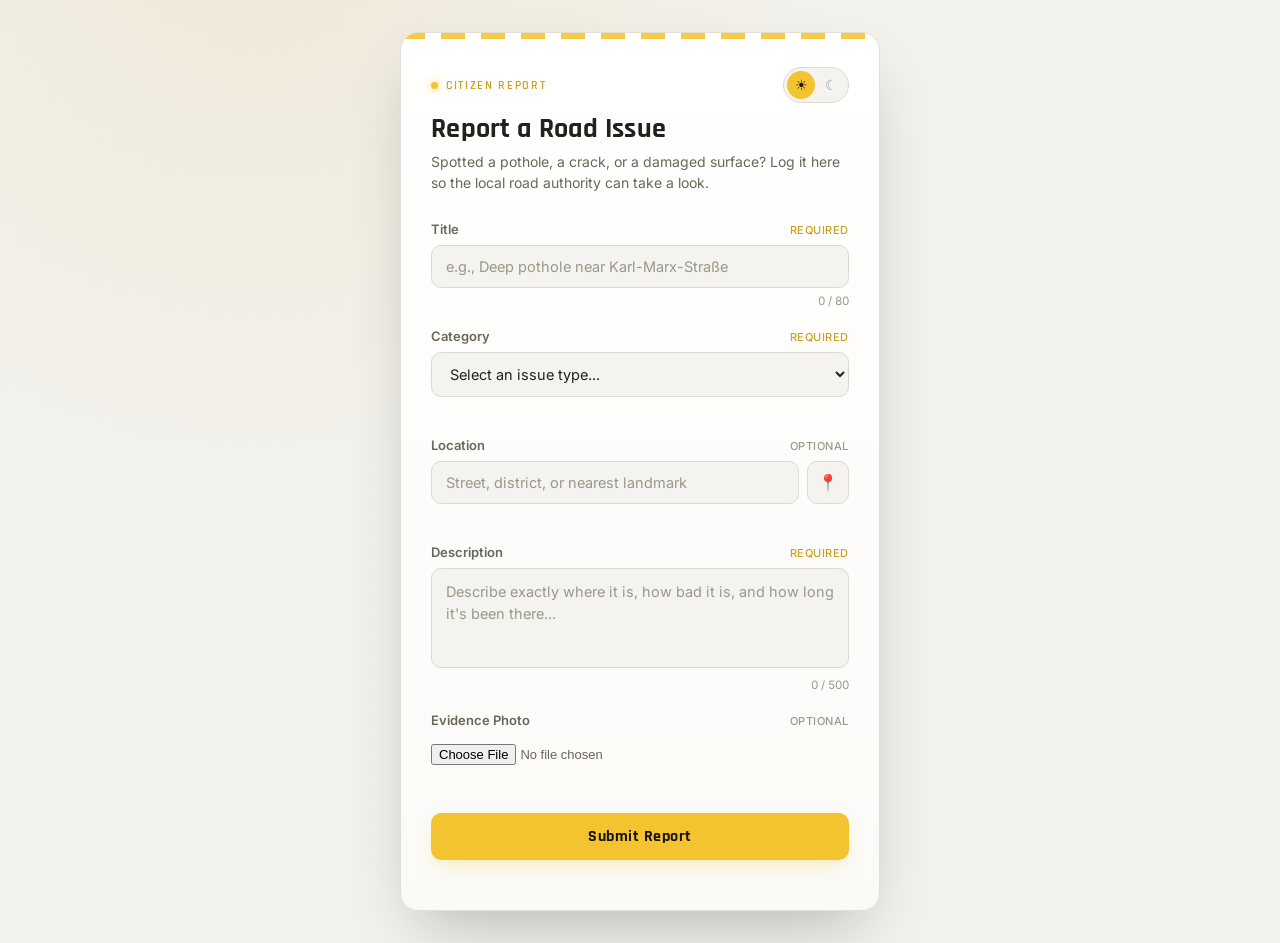
<file: IssueReport_Service/src/main/resources/static/index.html>
<!DOCTYPE html>
<html lang="en">
<head>
<meta charset="UTF-8">
<meta name="viewport" content="width=device-width, initial-scale=1.0">
<title>Report a Road Issue</title>
<link rel="stylesheet" href="style.css">
</head>
<body>

  <div class="card">
    <div class="road-strip"></div>

    <div class="top-row">
      <div class="eyebrow"><span class="dot"></span> Citizen Report</div>
      <div class="theme-toggle" id="themeToggle">
        <button data-theme="light" title="Light mode">☀</button>
        <button data-theme="dark" title="Dark mode">☾</button>
      </div>
    </div>

    <h1>Report a Road Issue</h1>
    <p class="sub">Spotted a pothole, a crack, or a damaged surface? Log it here so the local road authority can take a look.</p>

    <div class="field">
      <label for="title">Title <span class="req">Required</span></label>
      <input type="text" id="title" placeholder="e.g., Deep pothole near Karl-Marx-Straße" maxlength="80">
      <div class="field-foot">
        <div class="hint" id="titleHint"></div>
        <div class="counter" id="titleCounter">0 / 80</div>
      </div>
    </div>

    <div class="field">
      <label for="category">Category <span class="req">Required</span></label>
      <select id="category">
        <option value="" disabled selected>Select an issue type...</option>
        <option value="550e8400-e29b-41d4-a716-446655440000">Pothole</option>
        <option value="550e8400-e29b-41d4-a716-446655440001">Broken Traffic Light</option>
        <option value="550e8400-e29b-41d4-a716-446655440002">Faded Markings</option>
        <option value="550e8400-e29b-41d4-a716-446655440003">Obstruction / Debris</option>
      </select>
      <div class="field-foot">
        <div class="hint" id="categoryHint"></div>
      </div>
    </div>

    <div class="field">
      <label for="location">Location <span class="optional">Optional</span></label>
      <div class="location-row">
        <input type="text" id="location" placeholder="Street, district, or nearest landmark">
        <button type="button" class="locate-btn" id="locateBtn" title="Use my current location">📍</button>
      </div>
      <div class="field-foot">
        <div class="hint" id="locationHint"></div>
      </div>
    </div>

    <div class="field">
      <label for="description">Description <span class="req">Required</span></label>
      <textarea id="description" placeholder="Describe exactly where it is, how bad it is, and how long it's been there..." maxlength="500"></textarea>
      <div class="field-foot">
        <div class="hint" id="descHint"></div>
        <div class="counter" id="descCounter">0 / 500</div>
      </div>
    </div>

    <div class="field">
      <label for="photo">Evidence Photo <span class="optional">Optional</span></label>
      <input type="file" id="photo" accept="image/*">
      <div class="field-foot">
        <div class="hint" id="photoHint"></div>
      </div>
    </div>

    <button id="submitBtn" onclick="submitReport()">
      <span class="btn-label" id="btnLabel">Submit Report</span>
      <span class="loader-road" id="loaderRoad">
        <span class="track"></span>
        <span class="car">🚧</span>
      </span>
    </button>

    <div id="result"></div>
  </div>

<script src="script.js"></script>
</body>
</html>
</file>
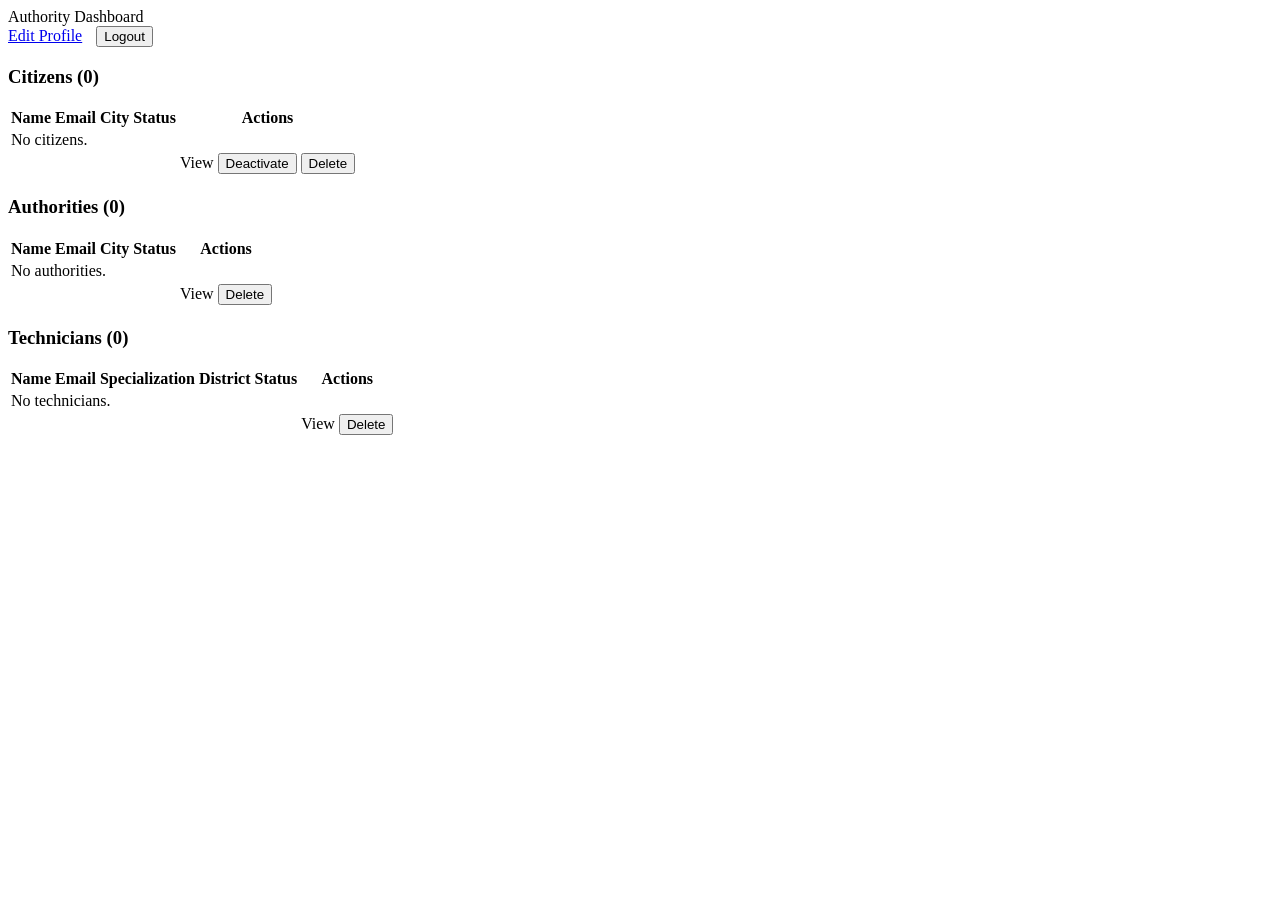
<file: User_Service/src/main/resources/templates/authority/dashboard.html>
<!DOCTYPE html>
<html xmlns:th="http://www.thymeleaf.org">
<head>
    <title>Authority Dashboard</title>
    <link rel="stylesheet" th:href="@{/style.css}"/>
</head>
<body>
<div class="navbar">
    <div>
        <div class="nav-title">Authority Dashboard</div>
    </div>
    <div>
        <span th:text="${me.email}" style="color:#bbb; font-size:12px;"></span>
        <a href="/authority/profile/edit">Edit Profile</a>
        <form method="post" th:action="@{/logout}" style="display:inline; margin-left:10px;">
            <button class="btn btn-danger" type="submit">Logout</button>
        </form>
    </div>
</div>

<div class="content">


    <h3>Citizens (<span th:text="${#lists.size(citizens)}">0</span>)</h3>
    <table>
        <tr><th>Name</th><th>Email</th><th>City</th><th>Status</th><th>Actions</th></tr>
        <tr th:if="${#lists.isEmpty(citizens)}"><td colspan="5">No citizens.</td></tr>
        <tr th:each="u : ${citizens}">
            <td th:text="${u.fullName}"></td>
            <td th:text="${u.email}"></td>
            <td th:text="${u.city != null ? u.city : '-'}"></td>
            <td th:text="${u.active ? 'Active' : 'Inactive'}"></td>
            <td>
                <a th:href="@{/authority/users/{id}(id=${u.userId})}" class="btn btn-primary">View</a>
                <form style="display:inline" method="post"
                      th:action="@{/authority/users/{id}/deactivate(id=${u.userId})}">
                    <button class="btn btn-warning" th:if="${u.active}"
                            onclick="return confirm('Deactivate?')">Deactivate</button>
                </form>
                <form style="display:inline" method="post"
                      th:action="@{/authority/users/{id}/delete(id=${u.userId})}">
                    <button class="btn btn-danger"
                            onclick="return confirm('Delete permanently?')">Delete</button>
                </form>
            </td>
        </tr>
    </table>

    <h3>Authorities (<span th:text="${#lists.size(authorities)}">0</span>)</h3>
    <table>
        <tr><th>Name</th><th>Email</th><th>City</th><th>Status</th><th>Actions</th></tr>
        <tr th:if="${#lists.isEmpty(authorities)}"><td colspan="5">No authorities.</td></tr>
        <tr th:each="u : ${authorities}">
            <td th:text="${u.fullName}"></td>
            <td th:text="${u.email}"></td>
            <td th:text="${u.city != null ? u.city : '-'}"></td>
            <td th:text="${u.active ? 'Active' : 'Inactive'}"></td>
            <td>
                <a th:href="@{/authority/users/{id}(id=${u.userId})}" class="btn btn-primary">View</a>
                <form style="display:inline" method="post"
                      th:action="@{/authority/users/{id}/delete(id=${u.userId})}">
                    <button class="btn btn-danger" onclick="return confirm('Delete?')">Delete</button>
                </form>
            </td>
        </tr>
    </table>

    <h3>Technicians (<span th:text="${#lists.size(technicians)}">0</span>)</h3>
    <table>
        <tr><th>Name</th><th>Email</th><th>Specialization</th><th>District</th><th>Status</th><th>Actions</th></tr>
        <tr th:if="${#lists.isEmpty(technicians)}"><td colspan="6">No technicians.</td></tr>
        <tr th:each="u : ${technicians}">
            <td th:text="${u.fullName}"></td>
            <td th:text="${u.email}"></td>
            <td th:text="${u.specialization != null ? u.specialization : '-'}"></td>
            <td th:text="${u.district != null ? u.district : '-'}"></td>
            <td th:text="${u.active ? 'Active' : 'Inactive'}"></td>
            <td>
                <a th:href="@{/authority/users/{id}(id=${u.userId})}" class="btn btn-primary">View</a>
                <form style="display:inline" method="post"
                      th:action="@{/authority/users/{id}/delete(id=${u.userId})}">
                    <button class="btn btn-danger" onclick="return confirm('Delete?')">Delete</button>
                </form>
            </td>
        </tr>
    </table>
</div>
</body>
</html>
</file>
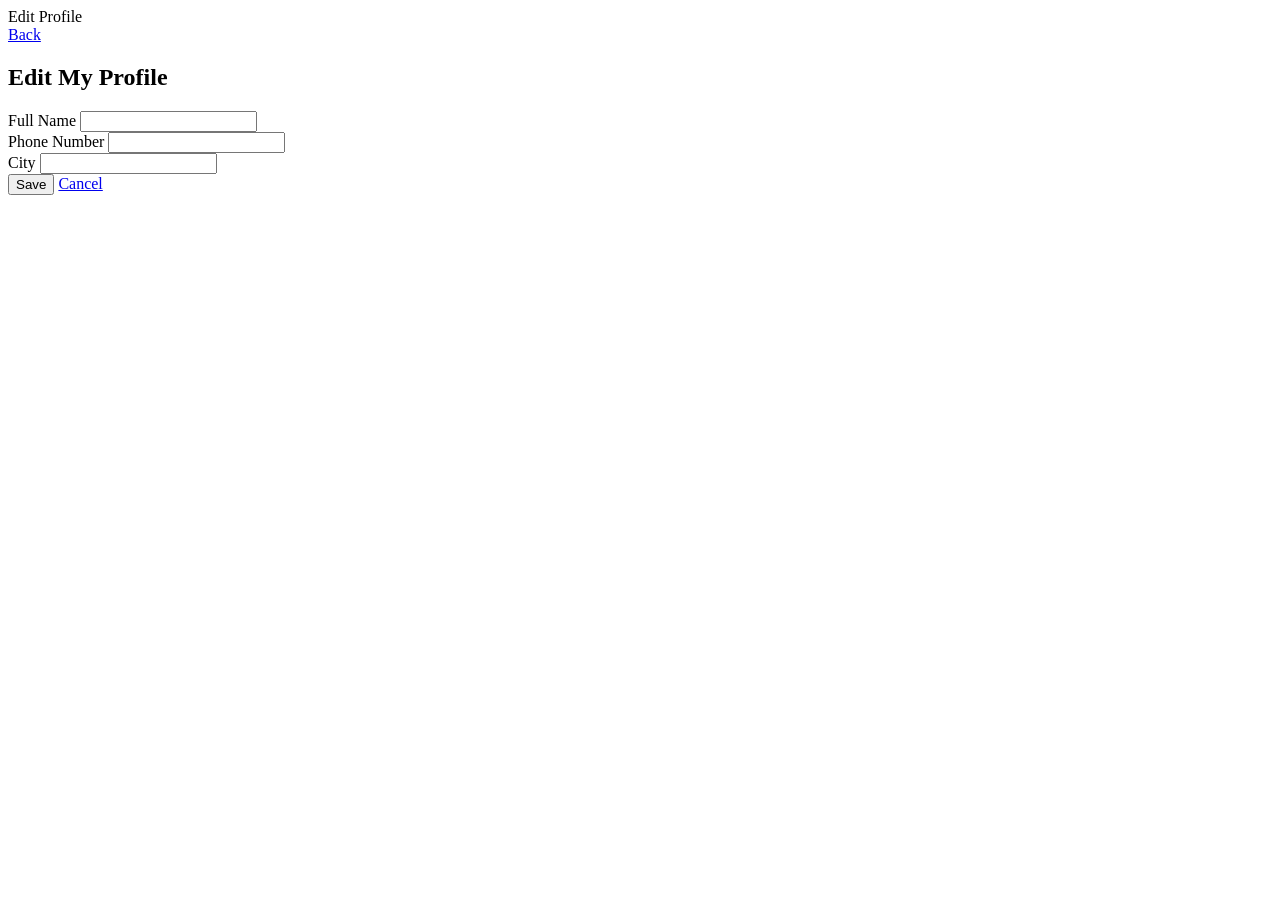
<file: User_Service/src/main/resources/templates/authority/edit-profile.html>
<!DOCTYPE html>
<html xmlns:th="http://www.thymeleaf.org">
<head>
    <title>Edit Profile</title>
    <link rel="stylesheet" th:href="@{/style.css}"/>
</head>
<body>
<div class="navbar">
    <div><div class="nav-title">Edit Profile</div></div>
    <div><a href="/authority/dashboard">Back</a></div>
</div>

<div class="content">
    <h2>Edit My Profile</h2>

    <form method="post" th:action="@{/authority/profile/edit}">
        <div class="form-group">
            <label>Full Name</label>
            <input type="text" name="fullName" th:value="${user.fullName}" required/>
        </div>
        <div class="form-group">
            <label>Phone Number</label>
            <input type="text" name="phoneNumber" th:value="${user.phoneNumber}"/>
        </div>
        <div class="form-group">
            <label>City</label>
            <input type="text" name="city" th:value="${user.city}"/>
        </div>
        <div class="form-actions">
            <button type="submit" class="btn btn-success">Save</button>
            <a href="/authority/dashboard" class="btn btn-default">Cancel</a>
        </div>
    </form>
</div>
</body>
</html>
</file>
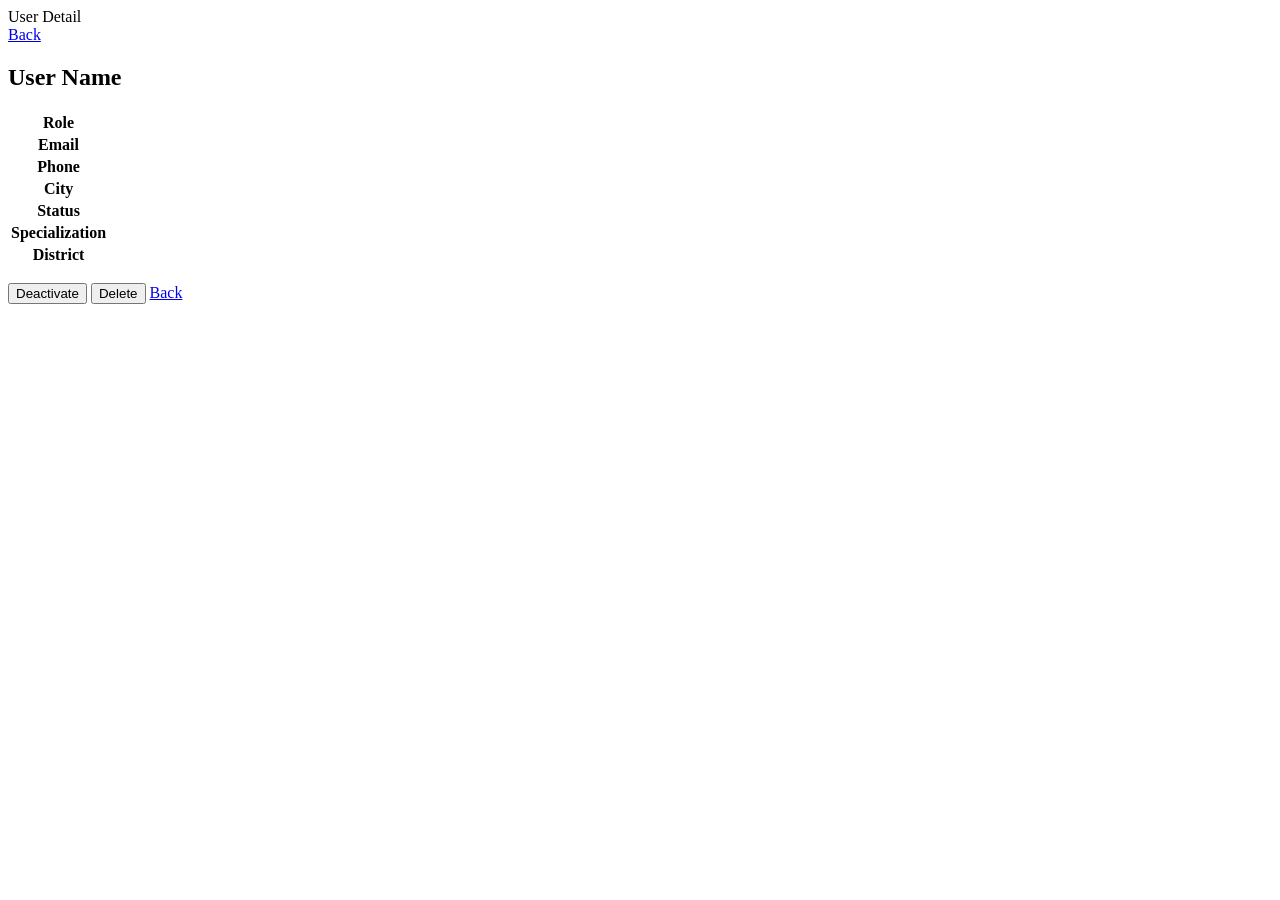
<file: User_Service/src/main/resources/templates/authority/user-detail.html>
<!DOCTYPE html>
<html xmlns:th="http://www.thymeleaf.org">
<head>
    <title>User Detail</title>
    <link rel="stylesheet" th:href="@{/style.css}"/>
</head>
<body>
<div class="navbar">
    <div><div class="nav-title">User Detail</div></div>
    <div><a href="/authority/dashboard">Back</a></div>
</div>

<div class="content">
    <h2 th:text="${user.fullName}">User Name</h2>

    <table class="detail-table" style="width:auto;">
        <tr><th>Role</th><td th:text="${user.role}"></td></tr>
        <tr><th>Email</th><td th:text="${user.email}"></td></tr>
        <tr><th>Phone</th><td th:text="${user.phoneNumber != null ? user.phoneNumber : '-'}"></td></tr>
        <tr><th>City</th><td th:text="${user.city != null ? user.city : '-'}"></td></tr>
        <tr><th>Status</th><td th:text="${user.active ? 'Active' : 'Inactive'}"></td></tr>
        <tr th:if="${user.role.name() == 'TECHNICIAN'}">
            <th>Specialization</th>
            <td th:text="${user.specialization != null ? user.specialization : '-'}"></td>
        </tr>
        <tr th:if="${user.role.name() == 'TECHNICIAN'}">
            <th>District</th>
            <td th:text="${user.district != null ? user.district : '-'}"></td>
        </tr>
    </table>

    <div class="form-actions" style="margin-top:16px;">
        <form style="display:inline" method="post"
              th:action="@{/authority/users/{id}/deactivate(id=${user.userId})}">
            <button class="btn btn-warning" th:if="${user.active}"
                    onclick="return confirm('Deactivate?')">Deactivate</button>
        </form>
        <form style="display:inline" method="post"
              th:action="@{/authority/users/{id}/delete(id=${user.userId})}">
            <button class="btn btn-danger"
                    onclick="return confirm('Delete permanently?')">Delete</button>
        </form>
        <a href="/authority/dashboard" class="btn btn-default">Back</a>
    </div>
</div>
</body>
</html>
</file>
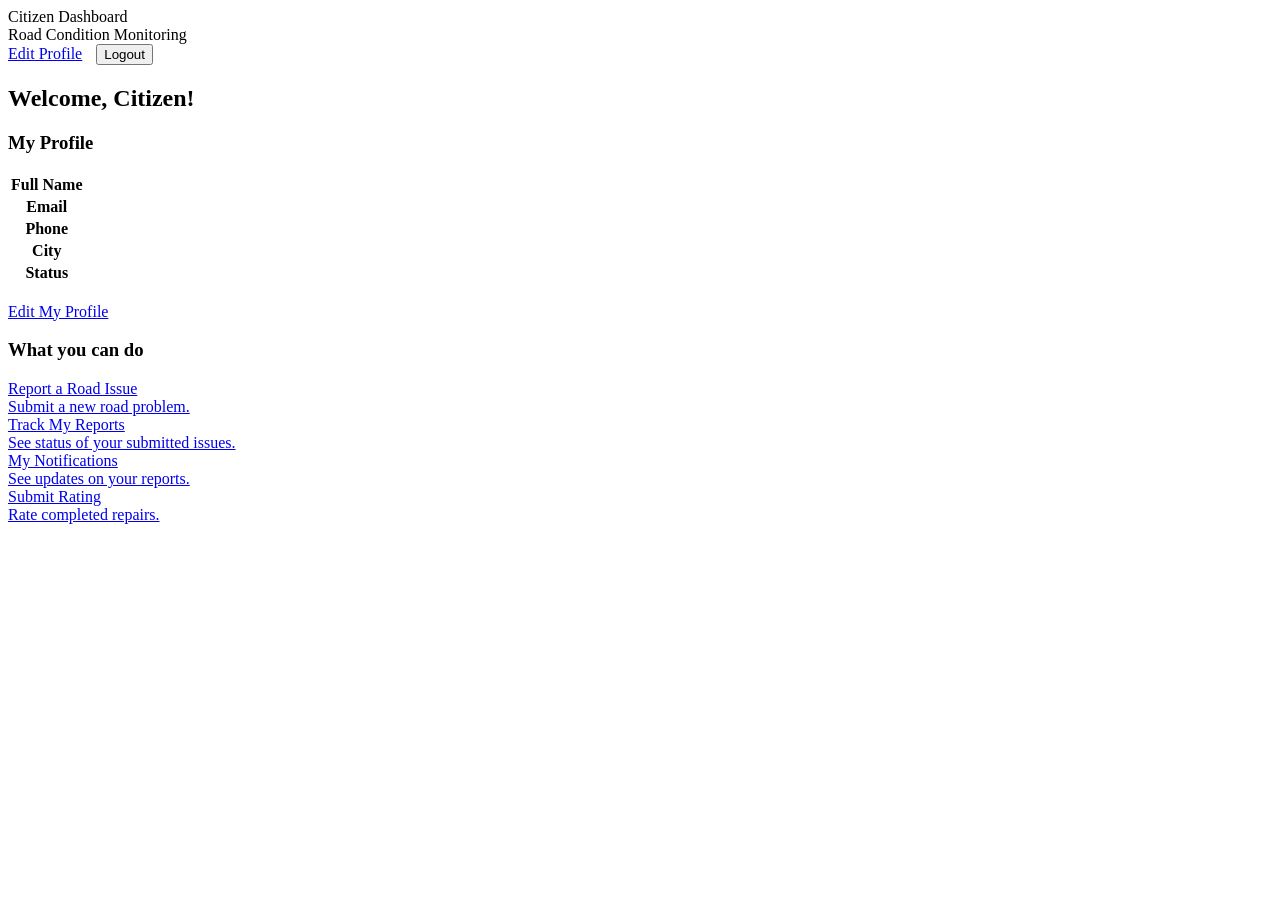
<file: User_Service/src/main/resources/templates/citizen/dashboard.html>
<!DOCTYPE html>
<html xmlns:th="http://www.thymeleaf.org">
<head>
    <title>Citizen Dashboard</title>
    <link rel="stylesheet" th:href="@{/style.css}"/>
    <style>
        /* --- toast (self-contained, no library needed) --- */
        .toast {
            position: fixed;
            bottom: 24px;
            left: 50%;
            transform: translateX(-50%) translateY(20px);
            background: #1c1e21;
            color: #fff;
            padding: 12px 20px;
            border-radius: 8px;
            font-size: 14px;
            box-shadow: 0 6px 20px rgba(0, 0, 0, 0.25);
            opacity: 0;
            pointer-events: none;
            transition: opacity .25s ease, transform .25s ease;
            z-index: 1000;
        }
        .toast.show {
            opacity: 1;
            transform: translateX(-50%) translateY(0);
        }
    </style>
</head>
<body>
<div class="navbar">
    <div>
        <div class="nav-title">Citizen Dashboard</div>
        <div class="nav-sub">Road Condition Monitoring</div>
    </div>
    <div>
        <span th:text="${user.email}" style="color:#bbb; font-size:12px;"></span>
        <a href="/citizen/profile/edit">Edit Profile</a>
        <form method="post" th:action="@{/logout}" style="display:inline; margin-left:10px;">
            <button class="btn btn-danger" type="submit">Logout</button>
        </form>
    </div>
</div>

<div class="content">
    <h2>Welcome, <span th:text="${user.fullName}">Citizen</span>!</h2>



    <h3>My Profile</h3>
    <table class="detail-table" style="width:auto;">
        <tr><th>Full Name</th><td th:text="${user.fullName}"></td></tr>
        <tr><th>Email</th><td th:text="${user.email}"></td></tr>
        <tr><th>Phone</th><td th:text="${user.phoneNumber != null ? user.phoneNumber : '-'}"></td></tr>
        <tr><th>City</th><td th:text="${user.city != null ? user.city : '-'}"></td></tr>
        <tr><th>Status</th><td th:text="${user.active ? 'Active' : 'Inactive'}"></td></tr>
    </table>
    <br/>
    <a href="/citizen/profile/edit" class="btn btn-primary">Edit My Profile</a>

    <h3>What you can do</h3>
    <div class="card-grid">
        <a class="action-card" href="#">
            <div class="card-title">Report a Road Issue</div>
            <div class="card-desc">Submit a new road problem.</div>
        </a>
        <a class="action-card" href="#">
            <div class="card-title">Track My Reports</div>
            <div class="card-desc">See status of your submitted issues.</div>
        </a>
        <a class="action-card" href="#">
            <div class="card-title">My Notifications</div>
            <div class="card-desc">See updates on your reports.</div>
        </a>
        <a class="action-card" href="#">
            <div class="card-title">Submit Rating</div>
            <div class="card-desc">Rate completed repairs.</div>
        </a>
    </div>
</div>

<!-- toast element -->
<div id="toast" class="toast" role="status" aria-live="polite"></div>

<script>
    function showToast(message) {
        const toast = document.getElementById('toast');
        toast.textContent = message;
        toast.classList.add('show');
        clearTimeout(toast._timer);
        toast._timer = setTimeout(() => toast.classList.remove('show'), 3000);
    }

    // Wire every action card: block the "#" jump and show a placeholder toast.
    document.querySelectorAll('.action-card').forEach(function (card) {
        card.addEventListener('click', function (e) {
            e.preventDefault();
            const titleEl = card.querySelector('.card-title');
            const title = titleEl ? titleEl.textContent.trim() : 'This feature';
            showToast(title + ' — coming soon');
        });
    });
</script>
</body>
</html>
</file>
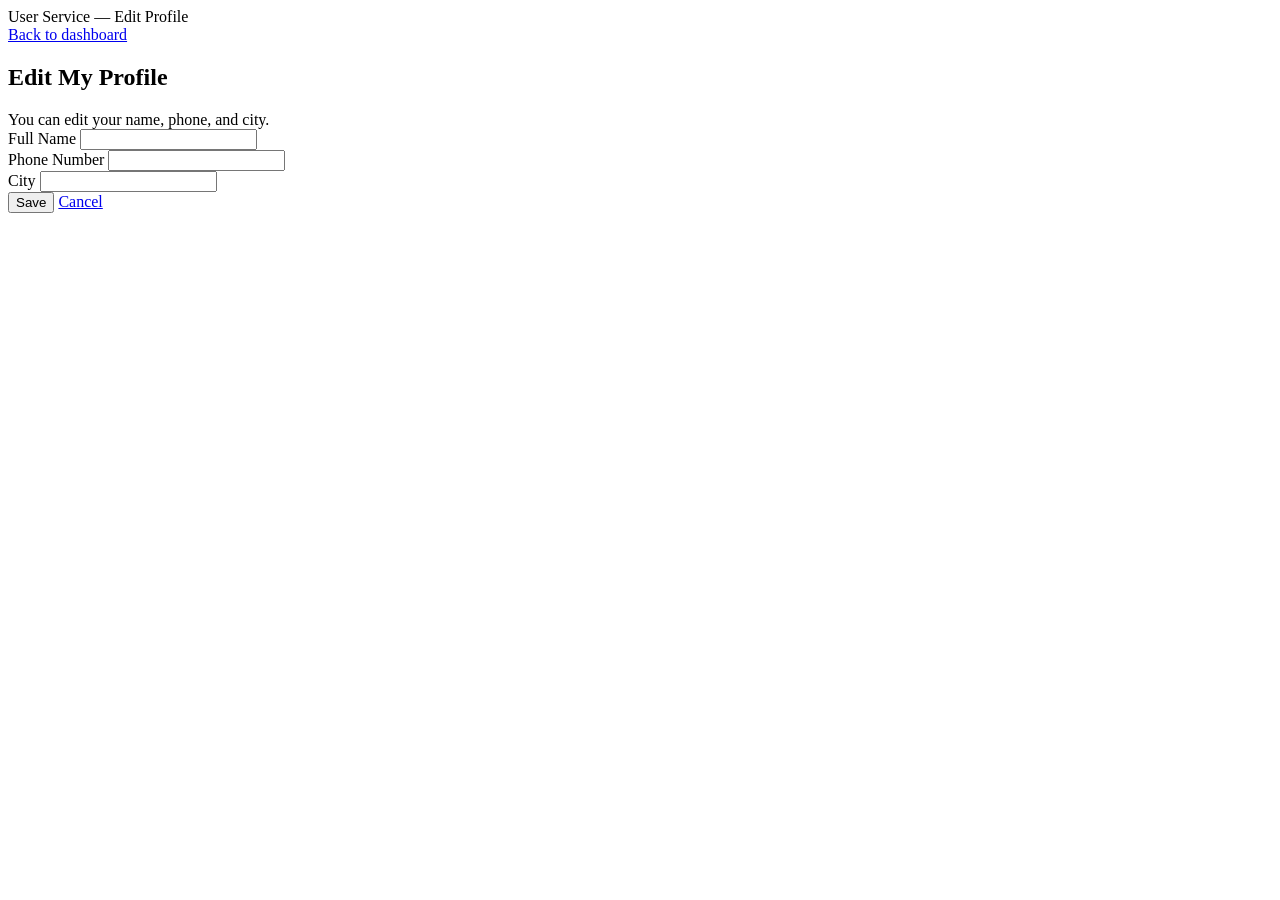
<file: User_Service/src/main/resources/templates/citizen/edit-profile.html>
<!DOCTYPE html>
<html xmlns:th="http://www.thymeleaf.org">
<head>
    <title>Edit Profile</title>
    <link rel="stylesheet" th:href="@{/style.css}"/>
</head>
<body>
<div class="navbar">
    <div>
        <div class="nav-title">User Service &mdash; Edit Profile</div>
    </div>
    <div><a href="/citizen/dashboard">Back to dashboard</a></div>
</div>

<div class="content">
    <h2>Edit My Profile</h2>
    <div class="note">You can edit your name, phone, and city.</div>

    <form method="post" th:action="@{/citizen/profile/edit}">
        <div class="form-group">
            <label>Full Name</label>
            <input type="text" name="fullName" th:value="${user.fullName}" required/>
        </div>
        <div class="form-group">
            <label>Phone Number</label>
            <input type="text" name="phoneNumber" th:value="${user.phoneNumber}"/>
        </div>
        <div class="form-group">
            <label>City</label>
            <input type="text" name="city" th:value="${user.city}"/>
        </div>
        <div class="form-actions">
            <button type="submit" class="btn btn-success">Save</button>
            <a href="/citizen/dashboard" class="btn btn-default">Cancel</a>
        </div>
    </form>
</div>
</body>
</html>
</file>
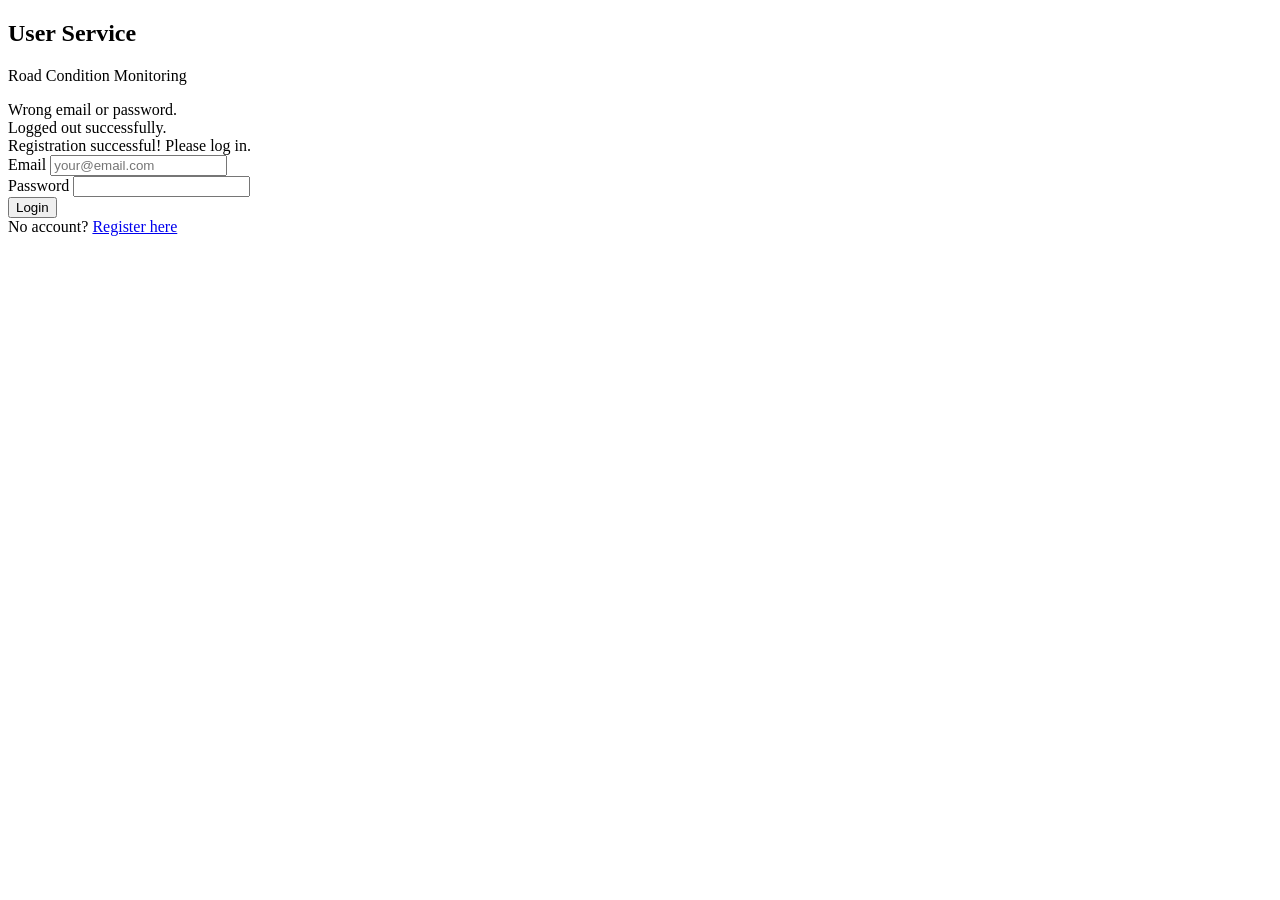
<file: User_Service/src/main/resources/templates/common/login.html>
<!DOCTYPE html>
<html xmlns:th="http://www.thymeleaf.org">
<head>
    <title>Login</title>
    <link rel="stylesheet" th:href="@{/style.css}"/>
</head>
<body>
<div class="auth-wrap">
<div class="auth-card">
    <h2>User Service</h2>
    <p class="sub">Road Condition Monitoring</p>

    <div th:if="${param.error}" class="msg-error">Wrong email or password.</div>
    <div th:if="${param.logout}" class="msg-ok">Logged out successfully.</div>
    <div th:if="${param.success}" class="msg-ok">Registration successful! Please log in.</div>

    <form method="post" th:action="@{/login}">
        <div class="form-group">
            <label>Email</label>
            <input type="email" name="username" placeholder="your@email.com" required/>
        </div>
        <div class="form-group">
            <label>Password</label>
            <input type="password" name="password" required/>
        </div>
        <button type="submit" class="btn btn-success">Login</button>
    </form>
    <div class="bottom">No account? <a href="/register">Register here</a></div>
</div>
</div>
</body>
</html>
</file>
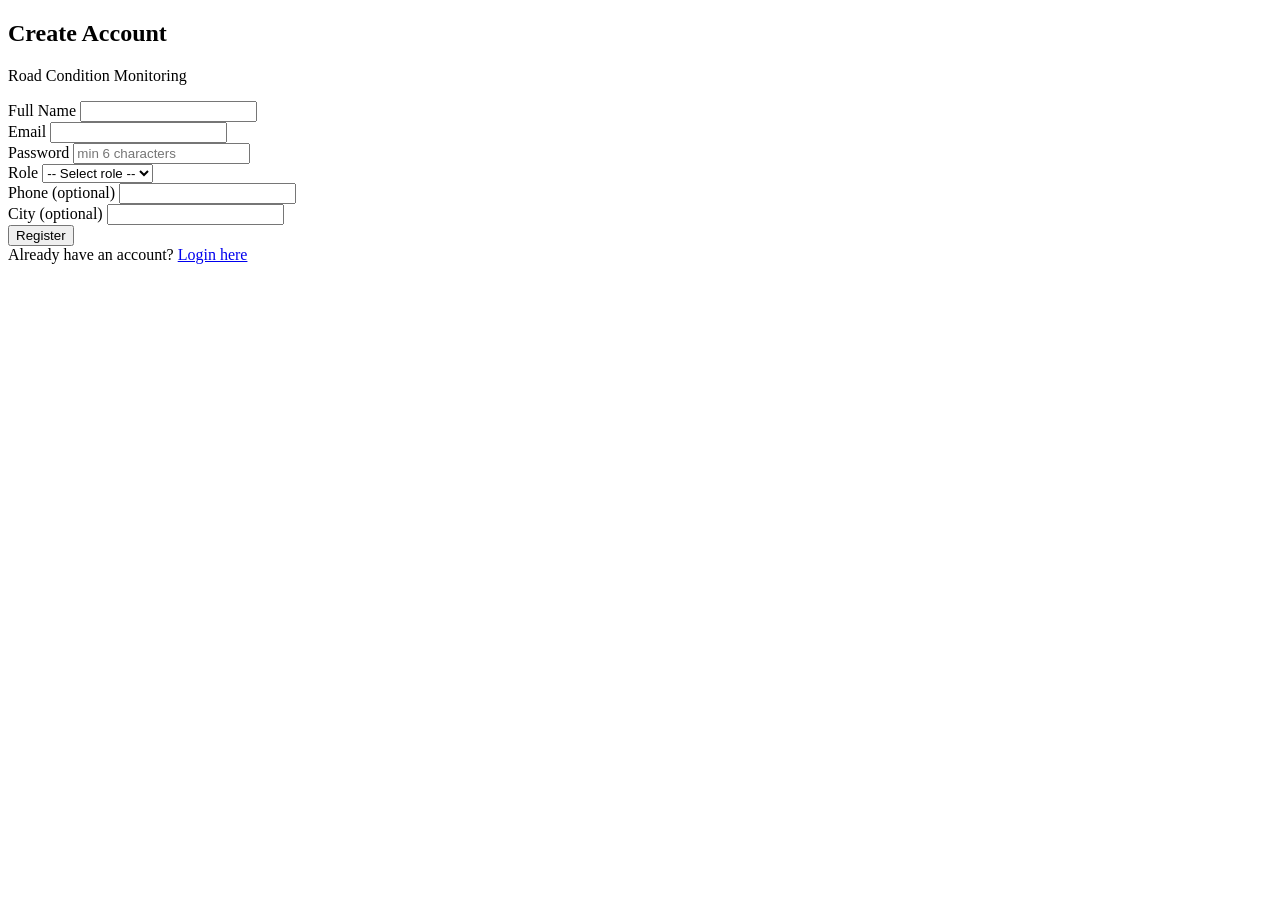
<file: User_Service/src/main/resources/templates/common/register.html>
<!DOCTYPE html>
<html xmlns:th="http://www.thymeleaf.org">
<head>
    <title>Register</title>
    <link rel="stylesheet" th:href="@{/style.css}"/>
    <script>
        function showTech(val) {
            document.getElementById('techFields').style.display =
                val === 'TECHNICIAN' ? 'block' : 'none';
        }
    </script>
</head>
<body>
<div class="auth-wrap">
<div class="auth-card">
    <h2>Create Account</h2>
    <p class="sub">Road Condition Monitoring</p>

    <div th:if="${error}" class="msg-error" th:text="${error}"></div>

    <form method="post" th:action="@{/register/save}">
        <div class="form-group">
            <label>Full Name</label>
            <input type="text" name="fullName" required/>
        </div>
        <div class="form-group">
            <label>Email</label>
            <input type="email" name="email" required/>
        </div>
        <div class="form-group">
            <label>Password</label>
            <input type="password" name="password" placeholder="min 6 characters" required/>
        </div>
        <div class="form-group">
            <label>Role</label>
            <select name="role" required onchange="showTech(this.value)">
                <option value="">-- Select role --</option>
                <option value="CITIZEN">CITIZEN</option>
                <option value="AUTHORITY">AUTHORITY</option>
                <option value="TECHNICIAN">TECHNICIAN</option>
            </select>
        </div>
        <div class="form-group">
            <label>Phone (optional)</label>
            <input type="text" name="phoneNumber"/>
        </div>
        <div class="form-group">
            <label>City (optional)</label>
            <input type="text" name="city"/>
        </div>
        <div id="techFields" style="display:none" class="tech-box">
            <b>Technician extra fields</b>
            <div class="form-group">
                <label>Specialization</label>
                <select name="specialization">
                    <option value="">-- Select --</option>
                    <option value="Road Repair">Road Repair</option>
                    <option value="Traffic Lights">Traffic Lights</option>
                    <option value="Signage">Signage</option>
                    <option value="Drainage">Drainage</option>
                    <option value="General">General</option>
                </select>
            </div>
            <div class="form-group">
                <label>District</label>
                <input type="text" name="district"/>
            </div>
        </div>
        <button type="submit" class="btn btn-primary">Register</button>
    </form>
    <div class="bottom">Already have an account? <a href="/login">Login here</a></div>
</div>
</div>
</body>
</html>
</file>
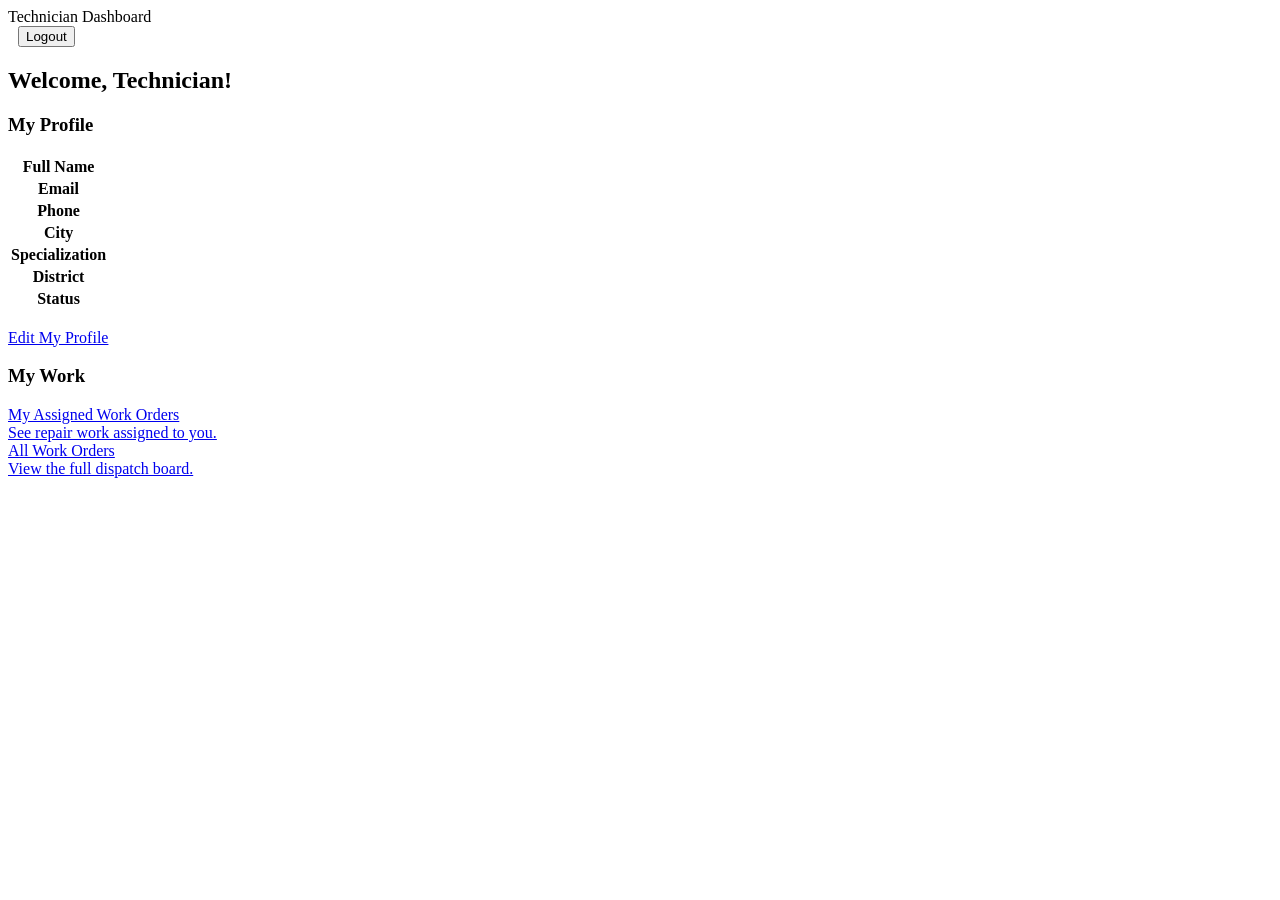
<file: User_Service/src/main/resources/templates/technician/dashboard.html>
<!DOCTYPE html>
<html xmlns:th="http://www.thymeleaf.org">
<head>
    <title>Technician Dashboard</title>
    <link rel="stylesheet" th:href="@{/style.css}"/>
</head>
<body>
<div class="navbar">
    <div>
        <div class="nav-title">Technician Dashboard</div>
    </div>
    <div>
        <span th:text="${user.email}" style="color:#bbb; font-size:12px;"></span>
        
        <form method="post" th:action="@{/logout}" style="display:inline; margin-left:10px;">
            <button class="btn btn-danger" type="submit">Logout</button>
        </form>
    </div>
</div>

<div class="content">
    <h2>Welcome, <span th:text="${user.fullName}">Technician</span>!</h2>

    <h3>My Profile</h3>
    <table class="detail-table" style="width:auto;">
        <tr><th>Full Name</th><td th:text="${user.fullName}"></td></tr>
        <tr><th>Email</th><td th:text="${user.email}"></td></tr>
        <tr><th>Phone</th><td th:text="${user.phoneNumber != null ? user.phoneNumber : '-'}"></td></tr>
        <tr><th>City</th><td th:text="${user.city != null ? user.city : '-'}"></td></tr>
        <tr><th>Specialization</th><td th:text="${user.specialization != null ? user.specialization : '-'}"></td></tr>
        <tr><th>District</th><td th:text="${user.district != null ? user.district : '-'}"></td></tr>
        <tr><th>Status</th><td th:text="${user.active ? 'Active' : 'Inactive'}"></td></tr>
    </table>
    <br/>
    <a href="/technician/profile/edit" class="btn btn-primary">Edit My Profile</a>

    <h3>My Work</h3>
    <div class="card-grid">
        <a class="action-card" href="#">
            <div class="card-title">My Assigned Work Orders</div>
            <div class="card-desc">See repair work assigned to you.</div>
        </a>
        <a class="action-card" href="#">
            <div class="card-title">All Work Orders</div>
            <div class="card-desc">View the full dispatch board.</div>
        </a>
    </div>
</div>
</body>
</html>
</file>
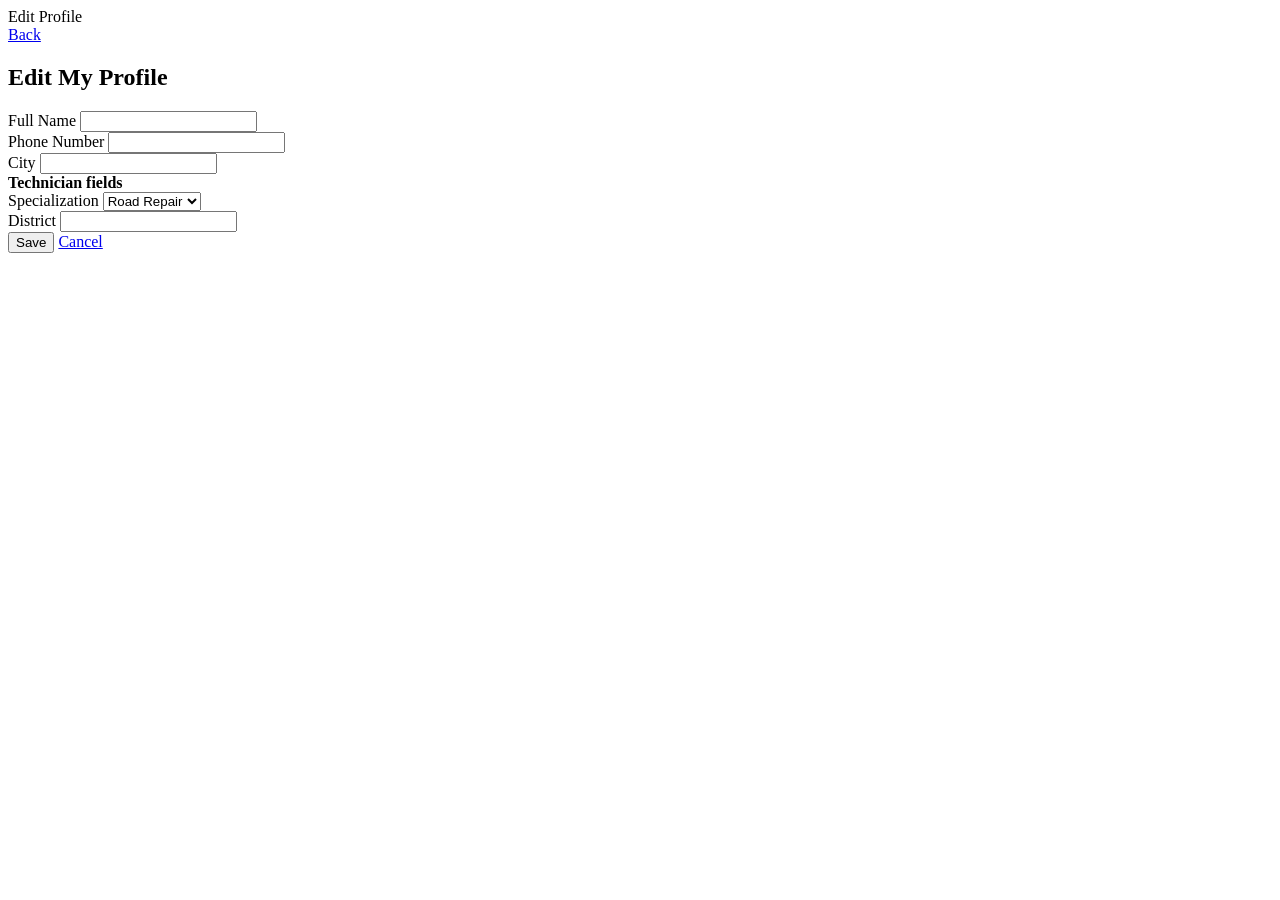
<file: User_Service/src/main/resources/templates/technician/edit-profile.html>
<!DOCTYPE html>
<html xmlns:th="http://www.thymeleaf.org">
<head>
    <title>Edit Profile</title>
    <link rel="stylesheet" th:href="@{/style.css}"/>
</head>
<body>
<div class="navbar">
    <div><div class="nav-title">Edit Profile</div></div>
    <div><a href="/technician/dashboard">Back</a></div>
</div>

<div class="content">
    <h2>Edit My Profile</h2>

    <form method="post" th:action="@{/technician/profile/edit}">
        <div class="form-group">
            <label>Full Name</label>
            <input type="text" name="fullName" th:value="${user.fullName}" required/>
        </div>
        <div class="form-group">
            <label>Phone Number</label>
            <input type="text" name="phoneNumber" th:value="${user.phoneNumber}"/>
        </div>
        <div class="form-group">
            <label>City</label>
            <input type="text" name="city" th:value="${user.city}"/>
        </div>
        <div class="tech-box">
            <b>Technician fields</b>
            <div class="form-group">
                <label>Specialization</label>
                <select name="specialization">
                    <option value="Road Repair" th:selected="${user.specialization == 'Road Repair'}">Road Repair</option>
                    <option value="Traffic Lights" th:selected="${user.specialization == 'Traffic Lights'}">Traffic Lights</option>
                    <option value="Signage" th:selected="${user.specialization == 'Signage'}">Signage</option>
                    <option value="Drainage" th:selected="${user.specialization == 'Drainage'}">Drainage</option>
                    <option value="General" th:selected="${user.specialization == 'General'}">General</option>
                </select>
            </div>
            <div class="form-group">
                <label>District</label>
                <input type="text" name="district" th:value="${user.district}"/>
            </div>
        </div>
        <div class="form-actions">
            <button type="submit" class="btn btn-success">Save</button>
            <a href="/technician/dashboard" class="btn btn-default">Cancel</a>
        </div>
    </form>
</div>
</body>
</html>
</file>
<file: IssueReport_Service/src/main/resources/static/style.css>
@import url('https://fonts.googleapis.com/css2?family=Rajdhani:wght@500;600;700&family=Inter:wght@400;500;600&display=swap');

:root{
  --line-yellow:#f4c430;
  --line-yellow-dim:#caa022;
  --signal-green:#2fae6e;
  --signal-red:#e0494f;
}

/* ---- Dark (default tokens) ---- */
:root, [data-theme="dark"]{
  --bg:#15171a;
  --bg-glow:rgba(244,196,48,0.06);
  --card-top:#1e2125;
  --card-bottom:#15171a;
  --card-border:#3a3f46;
  --field-bg:#2a2e33;
  --field-bg-focus:#1e2125;
  --field-border:#3a3f46;
  --text:#eef0f2;
  --text-dim:#9aa1ab;
  --placeholder:#6b7280;
  --code-bg:#2a2e33;
  --grain:rgba(255,255,255,0.025);
  --btn-text:#1a1500;
  --result-success-bg:rgba(61,220,132,0.08);
  --result-success-border:rgba(61,220,132,0.35);
  --result-error-bg:rgba(255,92,92,0.08);
  --result-error-border:rgba(255,92,92,0.35);
}

/* ---- Light tokens ---- */
[data-theme="light"]{
  --bg:#f3f1ec;
  --bg-glow:rgba(202,160,34,0.10);
  --card-top:#ffffff;
  --card-bottom:#fbfaf7;
  --card-border:#e2dfd6;
  --field-bg:#f4f3ef;
  --field-bg-focus:#ffffff;
  --field-border:#dcd9cf;
  --text:#23211c;
  --text-dim:#6b6657;
  --placeholder:#9c9788;
  --code-bg:#eeebe2;
  --grain:rgba(0,0,0,0.02);
  --btn-text:#1a1500;
  --result-success-bg:rgba(47,174,110,0.08);
  --result-success-border:rgba(47,174,110,0.35);
  --result-error-bg:rgba(224,73,79,0.08);
  --result-error-border:rgba(224,73,79,0.35);
}

@media (prefers-color-scheme: light){
  :root:not([data-theme="dark"]){
    --bg:#f3f1ec;
    --bg-glow:rgba(202,160,34,0.10);
    --card-top:#ffffff;
    --card-bottom:#fbfaf7;
    --card-border:#e2dfd6;
    --field-bg:#f4f3ef;
    --field-bg-focus:#ffffff;
    --field-border:#dcd9cf;
    --text:#23211c;
    --text-dim:#6b6657;
    --placeholder:#9c9788;
    --code-bg:#eeebe2;
    --grain:rgba(0,0,0,0.02);
    --btn-text:#1a1500;
    --result-success-bg:rgba(47,174,110,0.08);
    --result-success-border:rgba(47,174,110,0.35);
    --result-error-bg:rgba(224,73,79,0.08);
    --result-error-border:rgba(224,73,79,0.35);
  }
}

*{box-sizing:border-box;}
html,body{margin:0;padding:0;}

body{
  min-height:100vh;
  background:
    radial-gradient(circle at 20% -10%, var(--bg-glow), transparent 40%),
    var(--bg);
  font-family:'Inter', sans-serif;
  color:var(--text);
  display:flex;
  align-items:center;
  justify-content:center;
  padding:32px 18px;
  transition:background .25s ease, color .25s ease;
}

body::before{
  content:"";
  position:fixed;
  inset:0;
  pointer-events:none;
  background-image:radial-gradient(var(--grain) 1px, transparent 1px);
  background-size:3px 3px;
  opacity:0.5;
}

.card{
  position:relative;
  width:100%;
  max-width:480px;
  background:linear-gradient(180deg, var(--card-top), var(--card-bottom));
  border:1px solid var(--card-border);
  border-radius:18px;
  padding:34px 30px 30px;
  box-shadow:
    0 30px 60px -20px rgba(0,0,0,0.25),
    inset 0 1px 0 rgba(255,255,255,0.04);
  overflow:hidden;
  transition:background .25s ease, border-color .25s ease;
}

.road-strip{
  position:absolute;
  top:0; left:0; right:0;
  height:6px;
  background:repeating-linear-gradient(
    90deg,
    var(--line-yellow) 0 24px,
    transparent 24px 40px
  );
  opacity:0.9;
}

.top-row{
  display:flex;
  align-items:center;
  justify-content:space-between;
  margin-bottom:10px;
}

.eyebrow{
  display:flex;
  align-items:center;
  gap:8px;
  font-family:'Rajdhani', sans-serif;
  font-weight:600;
  letter-spacing:0.14em;
  text-transform:uppercase;
  font-size:12px;
  color:var(--line-yellow-dim);
}
.eyebrow .dot{
  width:7px;height:7px;border-radius:50%;
  background:var(--line-yellow);
  box-shadow:0 0 8px var(--line-yellow);
}

.theme-toggle{
  display:flex;
  align-items:center;
  background:var(--field-bg);
  border:1px solid var(--field-border);
  border-radius:999px;
  padding:3px;
  gap:2px;
}
.theme-toggle button{
  border:none;
  background:transparent;
  width:28px;
  height:28px;
  border-radius:50%;
  display:flex;
  align-items:center;
  justify-content:center;
  cursor:pointer;
  font-size:14px;
  color:var(--text-dim);
  transition:background .15s ease, color .15s ease;
}
.theme-toggle button.active{
  background:var(--line-yellow);
  color:#1a1500;
}

h1{
  font-family:'Rajdhani', sans-serif;
  font-weight:700;
  font-size:28px;
  line-height:1.15;
  margin:0 0 6px;
  letter-spacing:0.01em;
}
.sub{
  color:var(--text-dim);
  font-size:14px;
  margin:0 0 28px;
  line-height:1.5;
}

.field{margin-bottom:20px;}
.field label{
  display:flex;
  justify-content:space-between;
  align-items:baseline;
  font-size:13px;
  font-weight:600;
  color:var(--text-dim);
  margin-bottom:8px;
}
.field label .req{
  font-size:11px;
  font-weight:500;
  color:var(--line-yellow-dim);
  text-transform:uppercase;
  letter-spacing:0.05em;
}
.field label .optional{
  font-size:11px;
  font-weight:500;
  color:var(--placeholder);
  text-transform:uppercase;
  letter-spacing:0.05em;
}

input[type="text"], textarea, select{
  width:100%;
  background:var(--field-bg);
  border:1px solid var(--field-border);
  border-radius:10px;
  padding:12px 14px;
  color:var(--text);
  font-family:'Inter', sans-serif;
  font-size:14.5px;
  transition:border-color .15s ease, box-shadow .15s ease, background .15s ease;
  resize:none;
}
textarea{min-height:100px; line-height:1.5;}
input::placeholder, textarea::placeholder{color:var(--placeholder);}

input[type="text"]:focus, textarea:focus, select:focus{
  outline:none;
  border-color:var(--line-yellow-dim);
  background:var(--field-bg-focus);
  box-shadow:0 0 0 3px rgba(244,196,48,0.16);
}

input.invalid, textarea.invalid, select.invalid{
  border-color:var(--signal-red);
  box-shadow:0 0 0 3px rgba(224,73,79,0.14);
}

.field-foot{
  display:flex;
  justify-content:space-between;
  align-items:baseline;
  margin-top:6px;
  min-height:14px;
}
.hint{
  font-size:12px;
  color:var(--signal-red);
}
.counter{
  font-size:11.5px;
  color:var(--placeholder);
  font-variant-numeric:tabular-nums;
  margin-left:auto;
}
.counter.near-limit{ color:var(--line-yellow-dim); }

.location-row{
  display:flex;
  gap:8px;
}
.location-row input{ flex:1; }
.locate-btn{
  flex-shrink:0;
  width:42px;
  border:1px solid var(--field-border);
  background:var(--field-bg);
  border-radius:10px;
  cursor:pointer;
  color:var(--text-dim);
  font-size:16px;
  display:flex;
  align-items:center;
  justify-content:center;
  transition:background .15s ease, color .15s ease, border-color .15s ease;
}
.locate-btn:hover{ color:var(--line-yellow-dim); border-color:var(--line-yellow-dim); }
.locate-btn.active{ color:var(--signal-green); }

input[type="file"] {
  font-size: 13px;
  color: var(--text-dim);
  padding: 8px 0;
}

button#submitBtn{
  width:100%;
  margin-top:6px;
  padding:14px 16px;
  border:none;
  border-radius:10px;
  background:var(--line-yellow);
  color:var(--btn-text);
  font-family:'Rajdhani', sans-serif;
  font-weight:700;
  font-size:15.5px;
  letter-spacing:0.03em;
  cursor:pointer;
  display:flex;
  align-items:center;
  justify-content:center;
  gap:10px;
  transition:transform .12s ease, background .15s ease, box-shadow .15s ease;
  box-shadow:0 8px 20px -8px rgba(244,196,48,0.5);
}
button#submitBtn:hover{ background:#ffd54f; transform:translateY(-1px); }
button#submitBtn:active{ transform:translateY(0); }
button#submitBtn:disabled{ opacity:0.75; cursor:default; transform:none; }

.loader-road{
  display:none;
  align-items:center;
  width:46px;
  height:14px;
  position:relative;
  overflow:hidden;
}
.loader-road.active{ display:flex; }
.loader-road .track{
  position:absolute;
  top:50%; left:0; right:0;
  height:2px;
  background:repeating-linear-gradient(90deg, rgba(26,21,0,0.5) 0 5px, transparent 5px 9px);
}
.loader-road .car{
  position:absolute;
  top:50%;
  transform:translateY(-50%);
  font-size:13px;
  animation:drive 0.9s linear infinite;
}
@keyframes drive{
  0%{ left:-10%; }
  100%{ left:100%; }
}

.btn-label{display:inline-flex; align-items:center; gap:8px;}

#result{
  margin-top:20px;
  border-radius:12px;
  padding:0;
  max-height:0;
  opacity:0;
  overflow:hidden;
  transition:max-height .35s ease, opacity .3s ease, margin-top .35s ease, padding .35s ease;
}
#result.show{ max-height:260px; opacity:1; padding:16px 16px; }
#result.success{ background:var(--result-success-bg); border:1px solid var(--result-success-border); }
#result.error{ background:var(--result-error-bg); border:1px solid var(--result-error-border); }

.result-head{
  display:flex;
  align-items:center;
  gap:8px;
  font-family:'Rajdhani', sans-serif;
  font-weight:700;
  font-size:15px;
  margin-bottom:6px;
}
#result.success .result-head{ color:var(--signal-green); }
#result.error .result-head{ color:var(--signal-red); }

.result-head .badge{
  width:18px; height:18px;
  border-radius:50%;
  display:flex; align-items:center; justify-content:center;
  font-size:11px;
  flex-shrink:0;
}
#result.success .badge{ background:var(--signal-green); color:#06210f; }
#result.error .badge{ background:var(--signal-red); color:#2a0000; }

.result-body{ font-size:13px; color:var(--text-dim); line-height:1.6; }
.result-body code{
  background:var(--code-bg);
  padding:2px 6px;
  border-radius:5px;
  font-size:12px;
  color:var(--text);
  border:1px solid var(--field-border);
}
.status-chip{
  display:inline-block;
  margin-top:8px;
  font-family:'Rajdhani', sans-serif;
  font-weight:700;
  font-size:11.5px;
  letter-spacing:0.06em;
  text-transform:uppercase;
  padding:4px 10px;
  border-radius:999px;
  background:rgba(47,174,110,0.16);
  color:var(--signal-green);
  border:1px solid rgba(47,174,110,0.4);
}

@media (prefers-reduced-motion: reduce){
  .loader-road .car{ animation:none; left:40%; }
  button#submitBtn, .card, body{ transition:none; }
  #result{ transition:none; }
}
</file>
